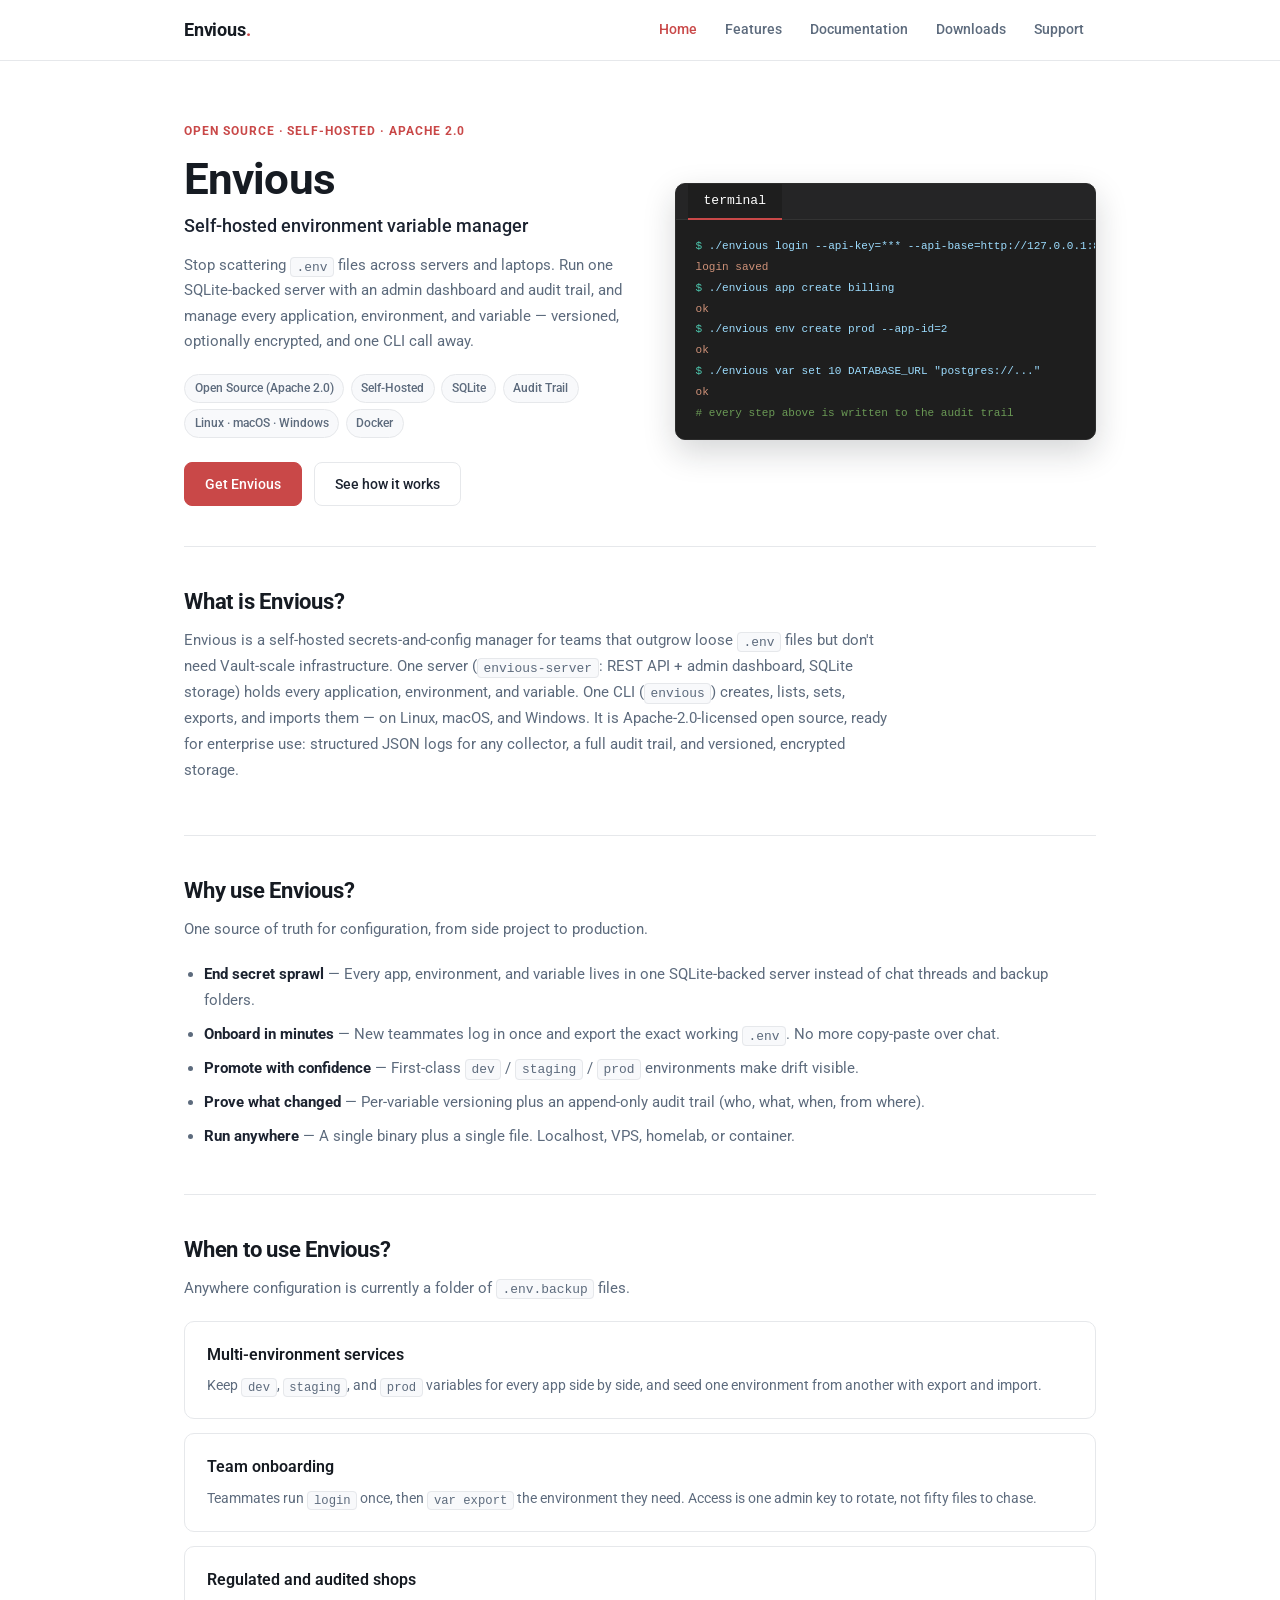
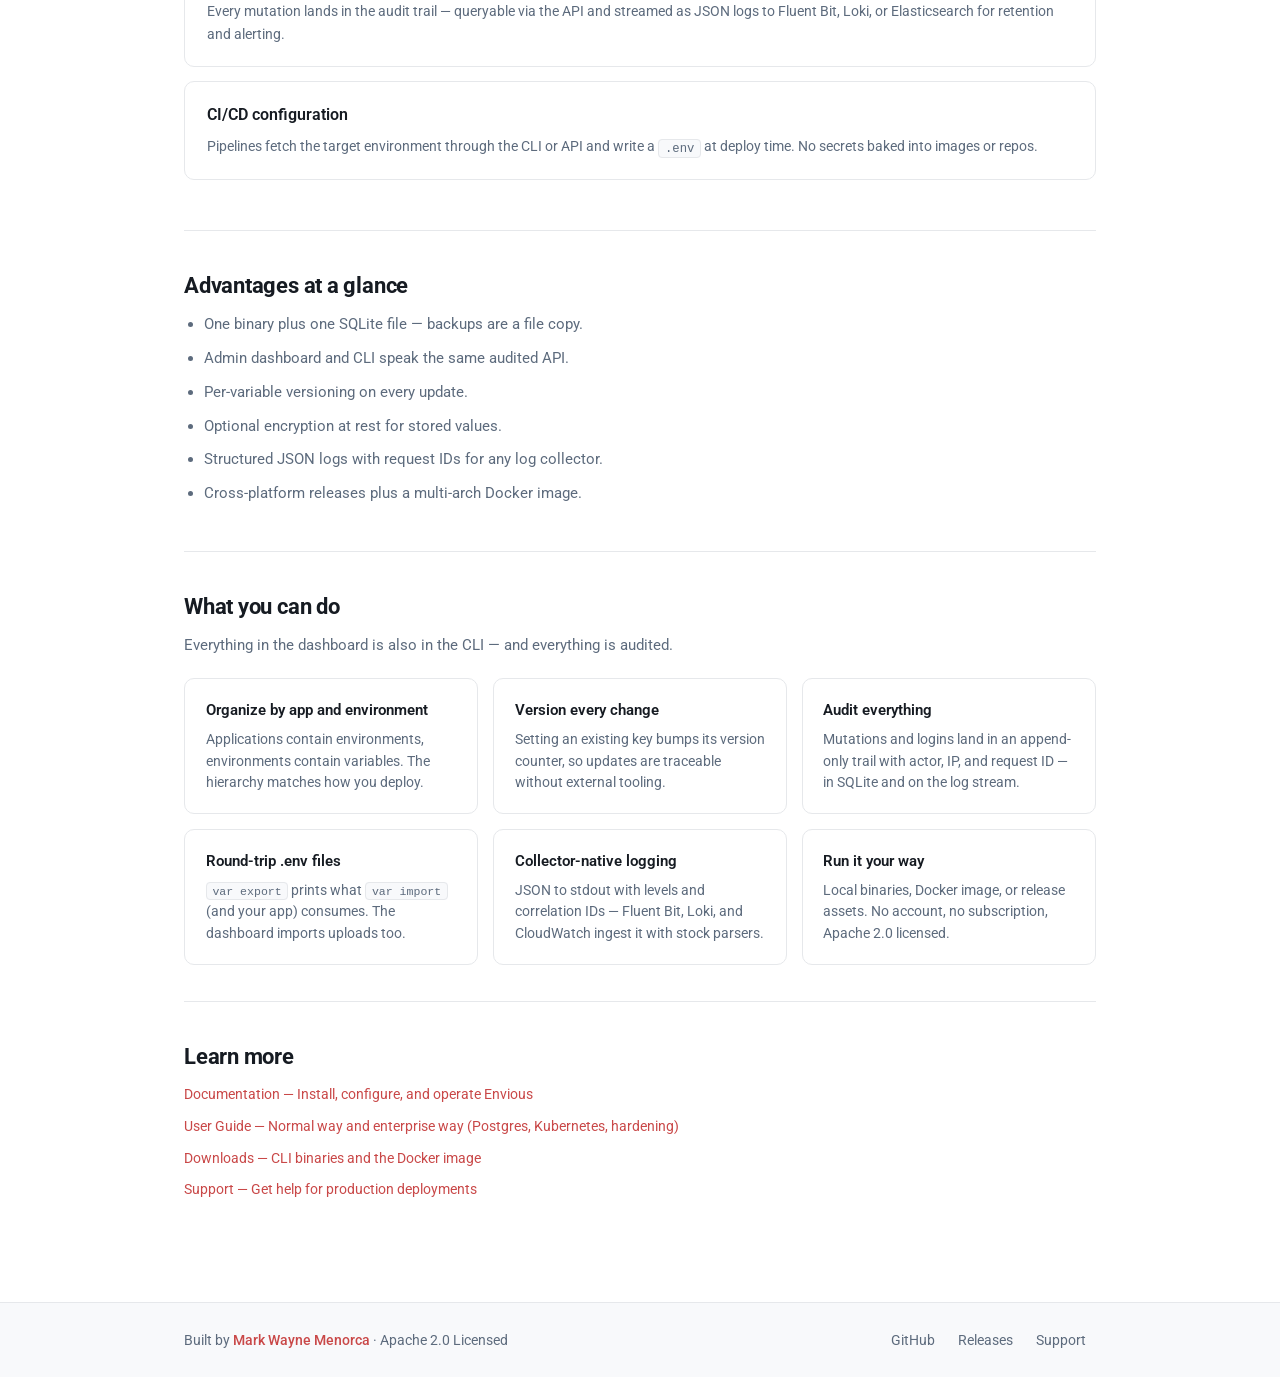
<file: docs/index.html>
<!doctype html>
<html lang="en">

<head>
  <meta charset="UTF-8" />
  <meta name="viewport" content="width=device-width, initial-scale=1.0" />
  <title>Envious — Self-Hosted Environment Variable Manager</title>
  <meta name="description"
    content="Envious is a self-hosted, open-source environment variable manager: one SQLite-backed server with an admin dashboard and audit trail, plus a cross-platform CLI. Apache 2.0 licensed." />
  <meta name="keywords"
    content="Envious, environment variables, secrets manager, self-hosted, SQLite, Go, CLI, audit trail, Fluent Bit" />
  <meta name="author" content="Mark Wayne Menorca" />
  <meta name="robots" content="index,follow,max-snippet:-1,max-image-preview:large" />
  <link rel="canonical" href="https://marcuwynu23.github.io/envious/" />
  <meta property="og:type" content="website" />
  <meta property="og:title" content="Envious — Self-Hosted Environment Variable Manager" />
  <meta property="og:description"
    content="One server, every app, environment, and variable — with versioning, encryption at rest, audit trail, and a CLI for Linux, macOS, and Windows." />
  <meta property="og:url" content="https://marcuwynu23.github.io/envious/" />
  <meta property="og:site_name" content="Envious" />
  <meta name="twitter:card" content="summary" />
  <meta name="twitter:title" content="Envious — Self-Hosted Environment Variable Manager" />
  <meta name="twitter:description"
    content="Stop scattering .env files. Run one server, manage every secret from a dashboard or CLI." />
  <link rel="preconnect" href="https://fonts.googleapis.com" />
  <link rel="preconnect" href="https://fonts.gstatic.com" crossorigin />
  <link href="https://fonts.googleapis.com/css2?family=Roboto:ital,wght@0,300;0,400;0,500;0,700;1,400&display=swap"
    rel="stylesheet" />
  <link rel="stylesheet" href="styles.css" />
  <script type="application/ld+json">
    {
      "@context": "https://schema.org",
      "@type": "SoftwareApplication",
      "name": "Envious",
      "applicationCategory": "DeveloperApplication",
      "operatingSystem": "Linux, macOS, Windows",
      "url": "https://marcuwynu23.github.io/envious/",
      "downloadUrl": "https://github.com/marcuwynu23/envious/releases",
      "codeRepository": "https://github.com/marcuwynu23/envious",
      "license": "https://github.com/marcuwynu23/envious/blob/main/LICENSE",
      "description": "Self-hosted environment variable manager with admin dashboard, audit trail, and CLI."
    }
  </script>
</head>

<body>
  <header class="header">
    <div class="header-inner">
      <a href="index.html" class="logo">Envious<span>.</span></a>
      <button type="button" class="nav-toggle" id="nav-toggle" aria-label="Open menu" aria-expanded="false"
        aria-controls="nav-drawer">
        <span class="nav-toggle__bar"></span>
        <span class="nav-toggle__bar"></span>
        <span class="nav-toggle__bar"></span>
      </button>
      <nav class="nav">
        <a href="index.html" class="active">Home</a>
        <a href="index.html#features">Features</a>
        <a href="documentation.html">Documentation</a>
        <a href="downloads.html">Downloads</a>
        <a href="support.html">Support</a>
      </nav>
      <div class="nav-backdrop" id="nav-backdrop" aria-hidden="true"></div>
      <div class="nav-drawer" id="nav-drawer" role="dialog" aria-label="Navigation menu" aria-hidden="true">
        <ul class="nav-drawer__links">
          <li><a href="index.html">Home</a></li>
          <li><a href="index.html#features">Features</a></li>
          <li><a href="documentation.html">Documentation</a></li>
          <li><a href="downloads.html">Downloads</a></li>
          <li><a href="support.html">Support</a></li>
        </ul>
      </div>
    </div>
  </header>

  <main class="container-fluid">
    <section class="hero" id="home">
      <div class="hero-inner">
        <div class="hero-content">
          <p class="hero-eyebrow">Open source · Self-hosted · Apache 2.0</p>
          <h1>Envious</h1>
          <p class="tagline">Self-hosted environment variable manager</p>
          <p class="hero-desc">
            Stop scattering <code>.env</code> files across servers and laptops. Run one
            SQLite-backed server with an admin dashboard and audit trail, and manage
            every application, environment, and variable — versioned, optionally
            encrypted, and one CLI call away.
          </p>
          <div class="hero-tags">
            <span>Open Source (Apache 2.0)</span>
            <span>Self-Hosted</span>
            <span>SQLite</span>
            <span>Audit Trail</span>
            <span>Linux · macOS · Windows</span>
            <span>Docker</span>
          </div>
          <div class="hero-cta">
            <a href="downloads.html" class="btn btn-primary">Get Envious</a>
            <a href="documentation.html" class="btn btn-outline">See how it works</a>
          </div>
        </div>
        <div class="hero-script">
          <div class="hero-script-editor">
            <div class="hero-script-tabbar">
              <div class="hero-script-tab"><span>terminal</span></div>
            </div>
            <pre><code><span class="term-prompt">$</span> <span class="term-cmd">./envious login --api-key=*** --api-base=http://127.0.0.1:8080</span>
<span class="term-out">login saved</span>
<span class="term-prompt">$</span> <span class="term-cmd">./envious app create billing</span>
<span class="term-out">ok</span>
<span class="term-prompt">$</span> <span class="term-cmd">./envious env create prod --app-id=2</span>
<span class="term-out">ok</span>
<span class="term-prompt">$</span> <span class="term-cmd">./envious var set 10 DATABASE_URL "postgres://..."</span>
<span class="term-out">ok</span>
<span class="term-comment"># every step above is written to the audit trail</span></code></pre>
          </div>
        </div>
      </div>
    </section>

    <section id="what">
      <h2>What is Envious?</h2>
      <p class="intro-text">
        Envious is a self-hosted secrets-and-config manager for teams that outgrow
        loose <code>.env</code> files but don't need Vault-scale infrastructure. One
        server (<code>envious-server</code>: REST API + admin dashboard, SQLite storage)
        holds every application, environment, and variable. One CLI
        (<code>envious</code>) creates, lists, sets, exports, and imports them —
          on Linux, macOS, and Windows. It is Apache-2.0-licensed open source, ready for
        enterprise use: structured JSON logs for any collector, a full audit trail,
        and versioned, encrypted storage.
      </p>
    </section>

    <section id="why">
      <h2>Why use Envious?</h2>
      <p class="section-lead">One source of truth for configuration, from side project to production.</p>
      <ul class="why-list">
        <li><strong>End secret sprawl</strong> — Every app, environment, and variable lives in one SQLite-backed server instead of chat threads and backup folders.</li>
        <li><strong>Onboard in minutes</strong> — New teammates log in once and export the exact working <code>.env</code>. No more copy-paste over chat.</li>
        <li><strong>Promote with confidence</strong> — First-class <code>dev</code> / <code>staging</code> / <code>prod</code> environments make drift visible.</li>
        <li><strong>Prove what changed</strong> — Per-variable versioning plus an append-only audit trail (who, what, when, from where).</li>
        <li><strong>Run anywhere</strong> — A single binary plus a single file. Localhost, VPS, homelab, or container.</li>
      </ul>
    </section>

    <section id="when">
      <h2>When to use Envious?</h2>
      <p class="section-lead">Anywhere configuration is currently a folder of <code>.env.backup</code> files.</p>
      <div class="use-case-card">
        <h3>Multi-environment services</h3>
        <p>Keep <code>dev</code>, <code>staging</code>, and <code>prod</code> variables for every app side by side, and seed one environment from another with export and import.</p>
      </div>
      <div class="use-case-card">
        <h3>Team onboarding</h3>
        <p>Teammates run <code>login</code> once, then <code>var export</code> the environment they need. Access is one admin key to rotate, not fifty files to chase.</p>
      </div>
      <div class="use-case-card">
        <h3>Regulated and audited shops</h3>
        <p>Every mutation lands in the audit trail — queryable via the API and streamed as JSON logs to Fluent Bit, Loki, or Elasticsearch for retention and alerting.</p>
      </div>
      <div class="use-case-card">
        <h3>CI/CD configuration</h3>
        <p>Pipelines fetch the target environment through the CLI or API and write a <code>.env</code> at deploy time. No secrets baked into images or repos.</p>
      </div>
    </section>

    <section id="advantages">
      <h2>Advantages at a glance</h2>
      <ul class="advantages-list">
        <li>One binary plus one SQLite file — backups are a file copy.</li>
        <li>Admin dashboard and CLI speak the same audited API.</li>
        <li>Per-variable versioning on every update.</li>
        <li>Optional encryption at rest for stored values.</li>
        <li>Structured JSON logs with request IDs for any log collector.</li>
        <li>Cross-platform releases plus a multi-arch Docker image.</li>
      </ul>
    </section>

    <section id="features">
      <h2>What you can do</h2>
      <p class="section-lead">Everything in the dashboard is also in the CLI — and everything is audited.</p>
      <div class="features-grid">
        <div class="feature-card">
          <div>
            <h3>Organize by app and environment</h3>
            <p>Applications contain environments, environments contain variables. The hierarchy matches how you deploy.</p>
          </div>
        </div>
        <div class="feature-card">
          <div>
            <h3>Version every change</h3>
            <p>Setting an existing key bumps its version counter, so updates are traceable without external tooling.</p>
          </div>
        </div>
        <div class="feature-card">
          <div>
            <h3>Audit everything</h3>
            <p>Mutations and logins land in an append-only trail with actor, IP, and request ID — in SQLite and on the log stream.</p>
          </div>
        </div>
        <div class="feature-card">
          <div>
            <h3>Round-trip .env files</h3>
            <p><code>var export</code> prints what <code>var import</code> (and your app) consumes. The dashboard imports uploads too.</p>
          </div>
        </div>
        <div class="feature-card">
          <div>
            <h3>Collector-native logging</h3>
            <p>JSON to stdout with levels and correlation IDs — Fluent Bit, Loki, and CloudWatch ingest it with stock parsers.</p>
          </div>
        </div>
        <div class="feature-card">
          <div>
            <h3>Run it your way</h3>
            <p>Local binaries, Docker image, or release assets. No account, no subscription, Apache 2.0 licensed.</p>
          </div>
        </div>
      </div>
    </section>

    <section id="documentations">
      <h2>Learn more</h2>
      <div class="doc-links">
        <a href="documentation.html">Documentation — Install, configure, and operate Envious</a>
        <a href="https://github.com/marcuwynu23/envious/blob/main/USER_GUIDE.md">User Guide — Normal way and enterprise way (Postgres, Kubernetes, hardening)</a>
        <a href="downloads.html">Downloads — CLI binaries and the Docker image</a>
        <a href="support.html">Support — Get help for production deployments</a>
      </div>
    </section>
  </main>

  <footer class="footer">
    <div class="footer-inner">
      <p class="footer-credit">Built by <a href="https://github.com/marcuwynu23">Mark Wayne Menorca</a> · Apache 2.0 Licensed</p>
      <div class="footer-links">
        <a href="https://github.com/marcuwynu23/envious">GitHub</a>
        <a href="https://github.com/marcuwynu23/envious/releases">Releases</a>
        <a href="support.html">Support</a>
      </div>
    </div>
  </footer>

  <script src="nav.js"></script>
</body>

</html>
</file>
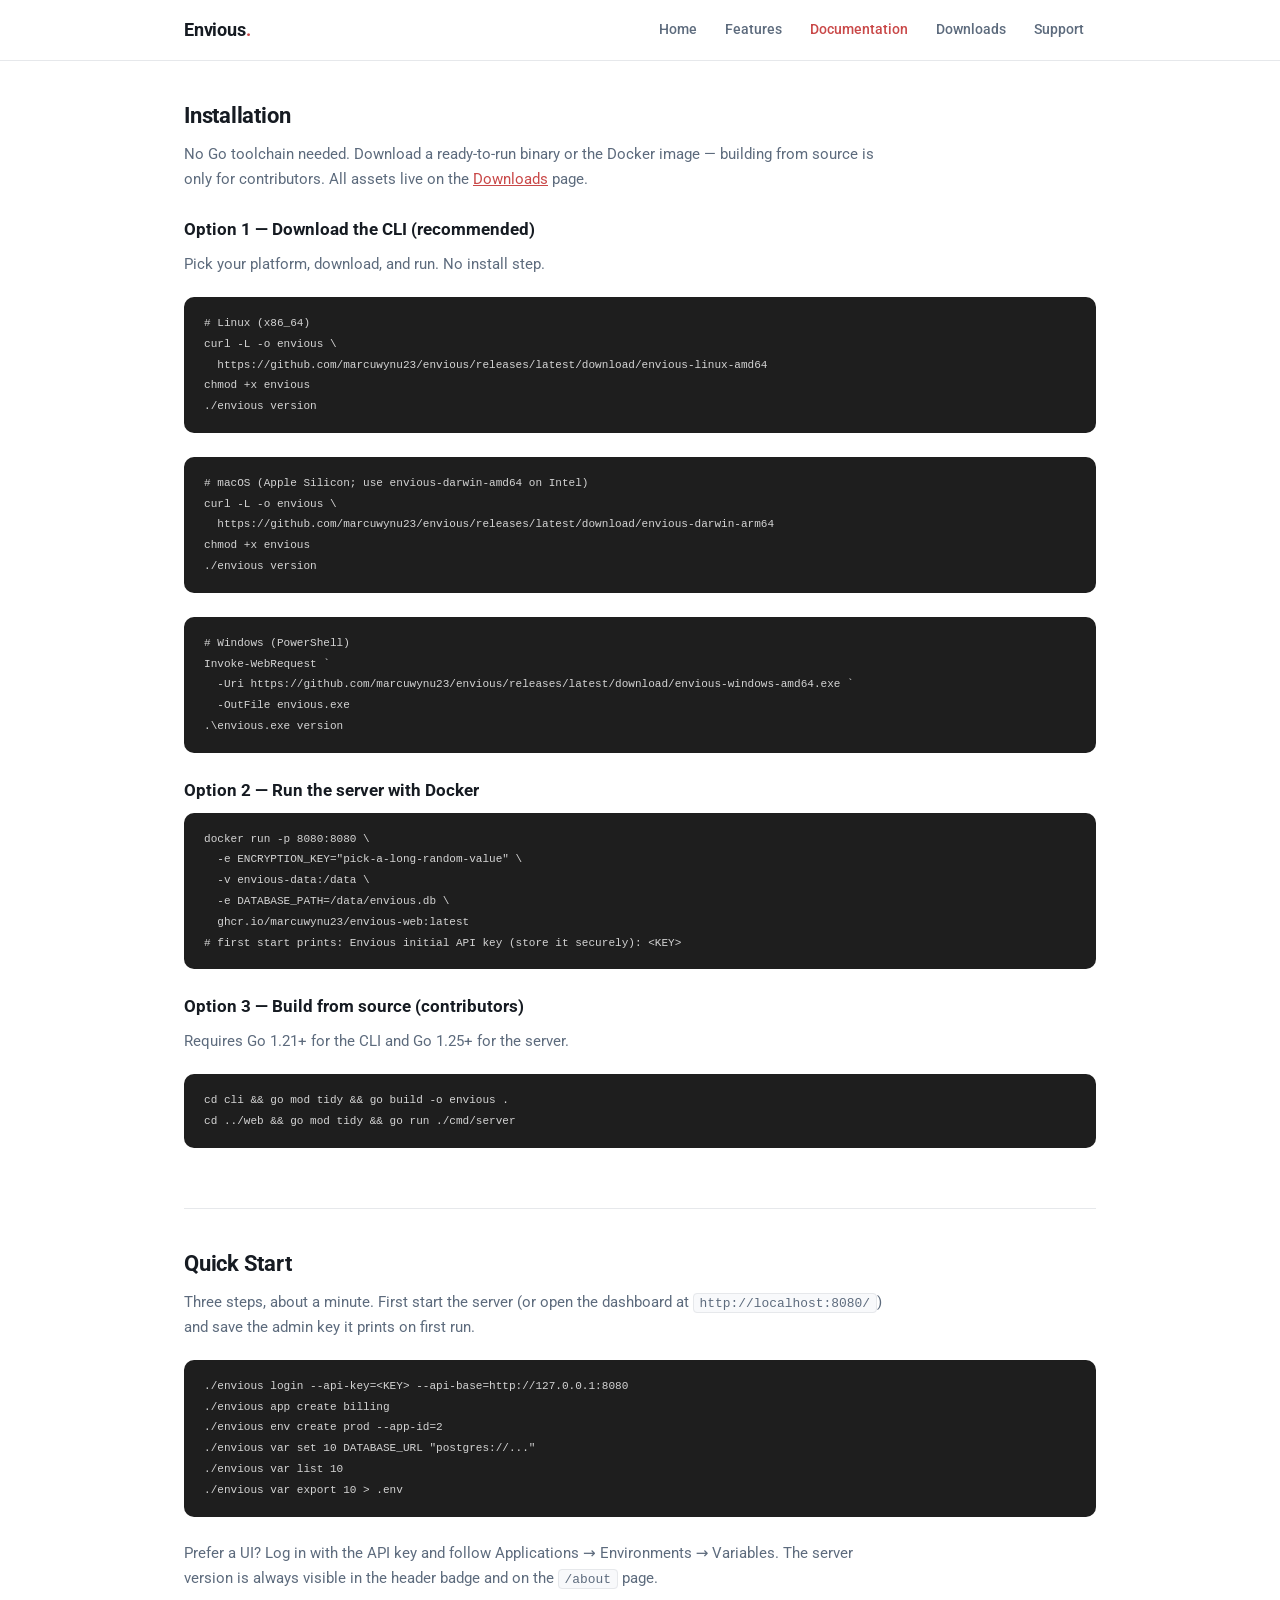
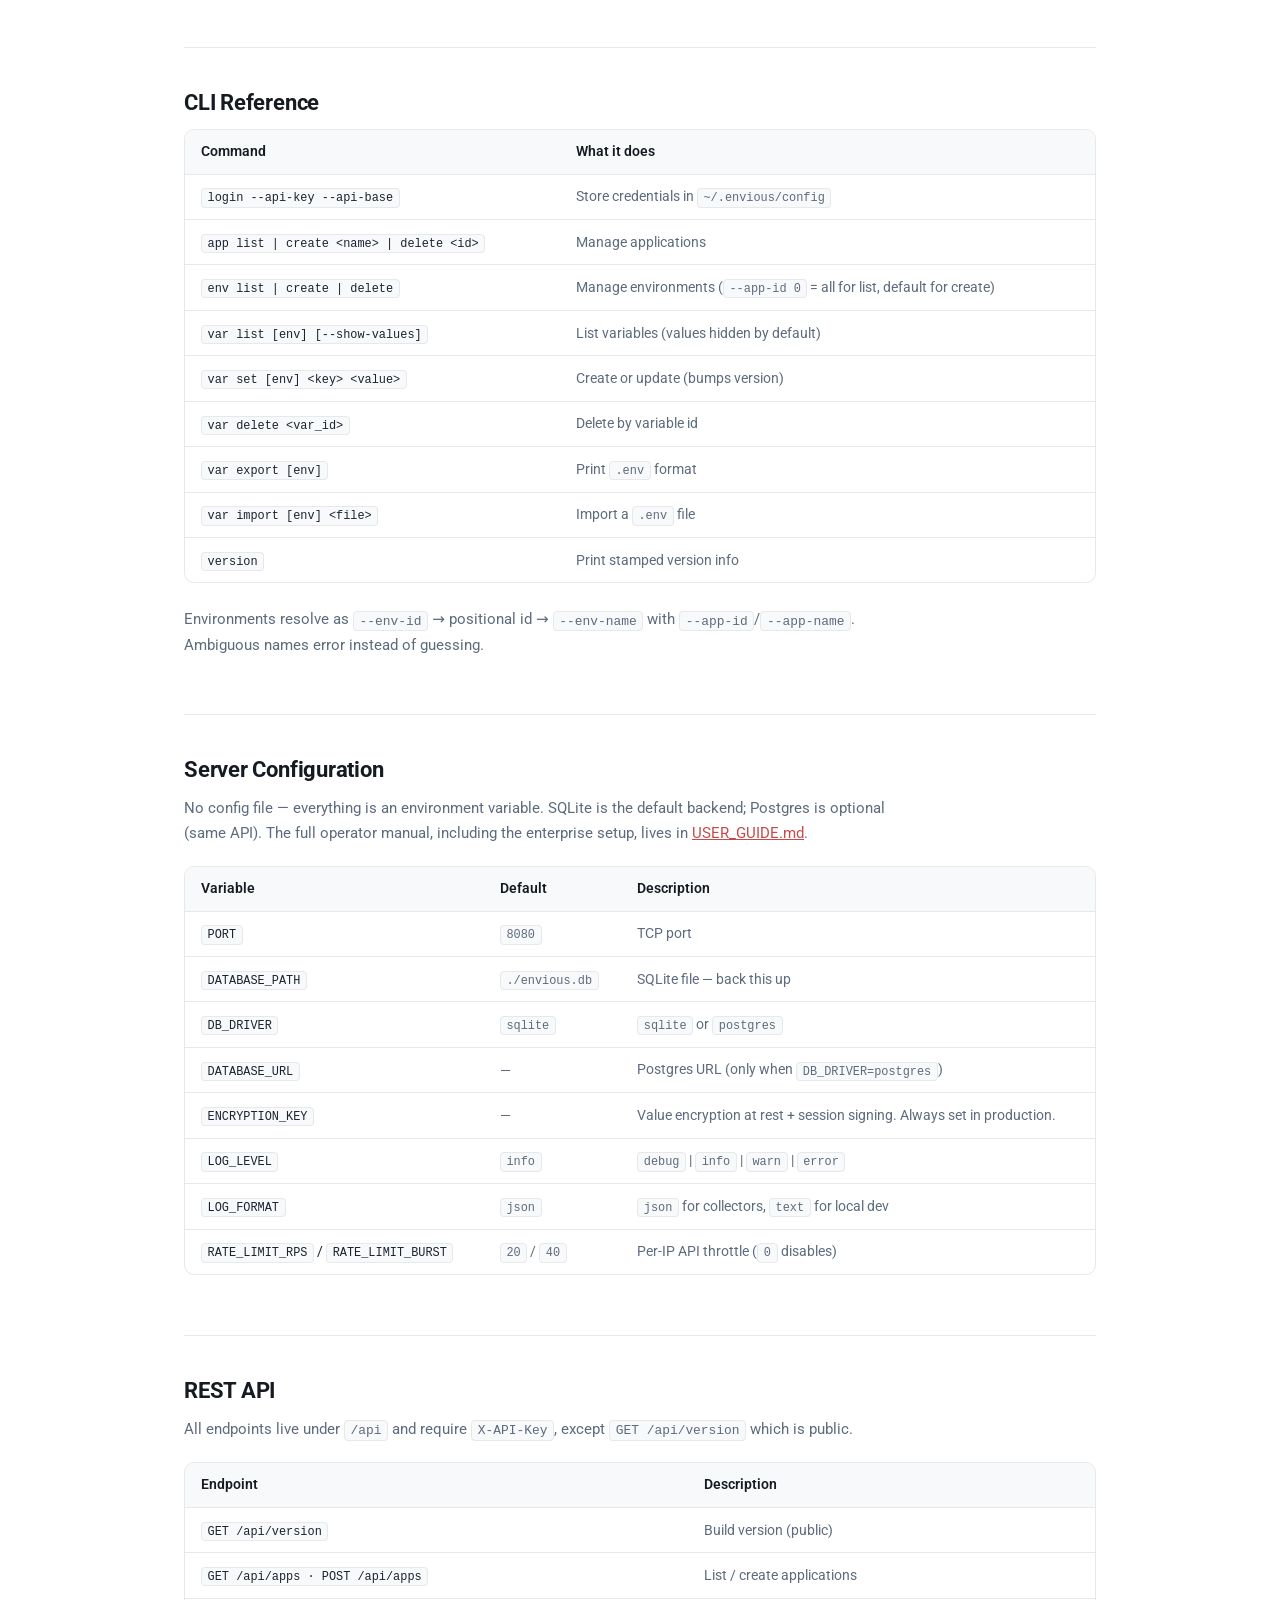
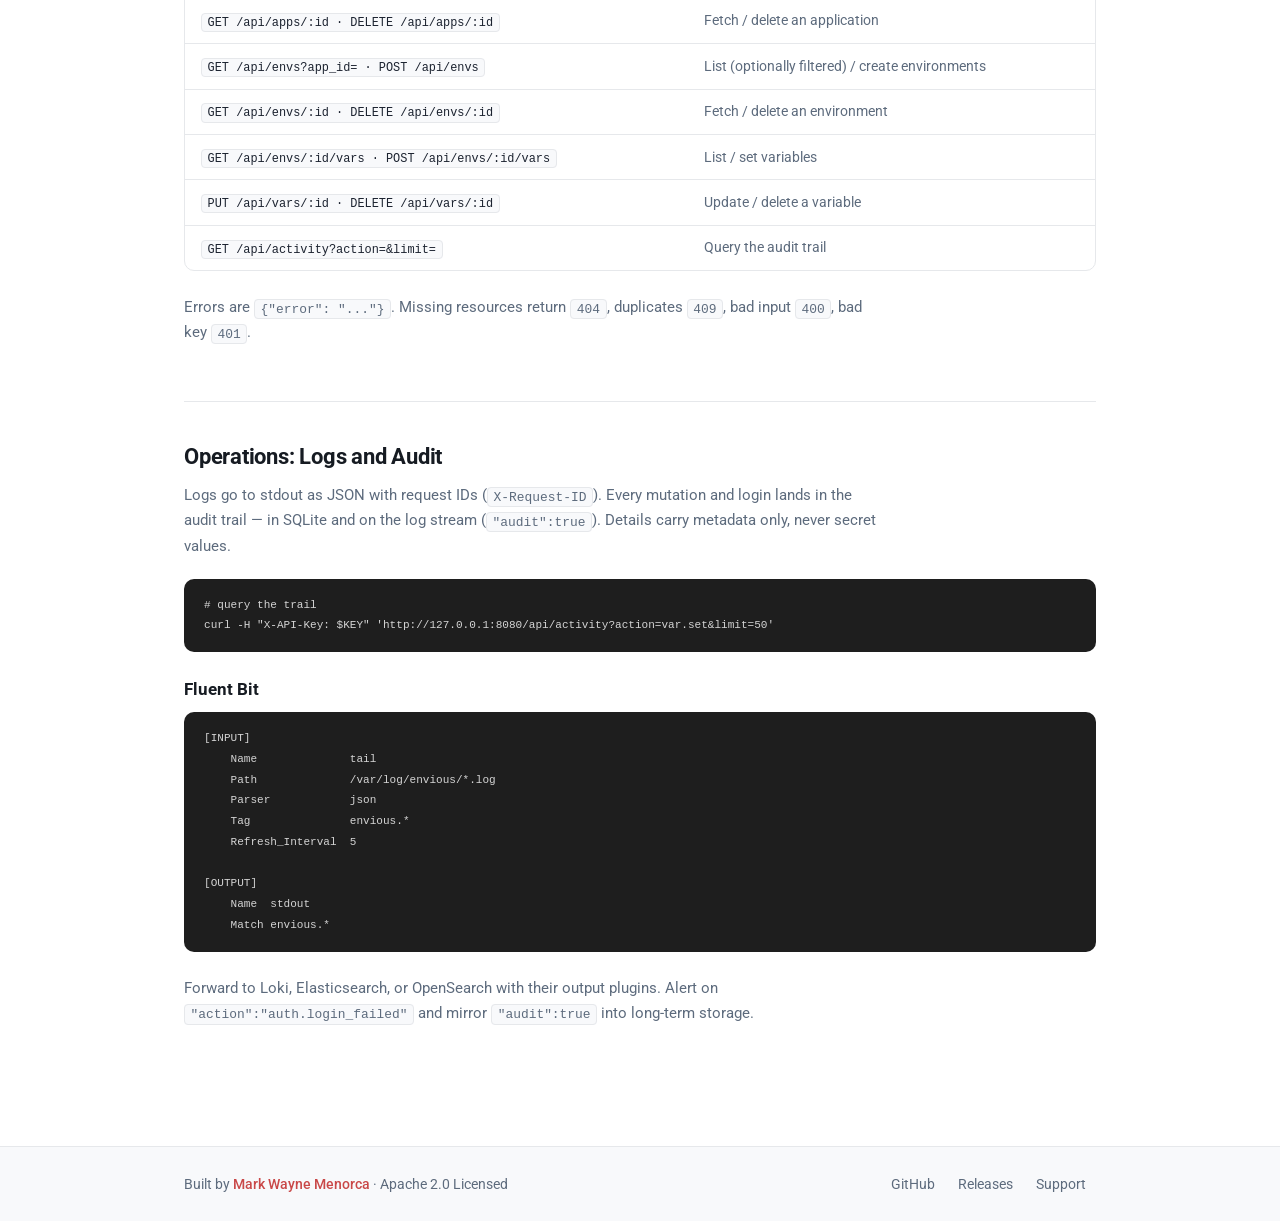
<file: docs/documentation.html>
<!doctype html>
<html lang="en">

<head>
  <meta charset="UTF-8" />
  <meta name="viewport" content="width=device-width, initial-scale=1.0" />
  <title>Envious Documentation — Install, Configure, Operate</title>
  <meta name="description"
    content="Envious documentation: installation, quick start, CLI reference, server configuration, REST API, audit trail, and Fluent Bit log collection." />
  <meta name="author" content="Mark Wayne Menorca" />
  <meta name="robots" content="index,follow" />
  <link rel="canonical" href="https://marcuwynu23.github.io/envious/documentation.html" />
  <meta property="og:type" content="website" />
  <meta property="og:title" content="Envious Documentation" />
  <meta property="og:description" content="Install, configure, and operate your self-hosted Envious server." />
  <meta property="og:url" content="https://marcuwynu23.github.io/envious/documentation.html" />
  <link rel="preconnect" href="https://fonts.googleapis.com" />
  <link rel="preconnect" href="https://fonts.gstatic.com" crossorigin />
  <link href="https://fonts.googleapis.com/css2?family=Roboto:ital,wght@0,300;0,400;0,500;0,700;1,400&display=swap"
    rel="stylesheet" />
  <link rel="stylesheet" href="styles.css" />
</head>

<body>
  <header class="header">
    <div class="header-inner">
      <a href="index.html" class="logo">Envious<span>.</span></a>
      <button type="button" class="nav-toggle" id="nav-toggle" aria-label="Open menu" aria-expanded="false"
        aria-controls="nav-drawer">
        <span class="nav-toggle__bar"></span>
        <span class="nav-toggle__bar"></span>
        <span class="nav-toggle__bar"></span>
      </button>
      <nav class="nav">
        <a href="index.html">Home</a>
        <a href="index.html#features">Features</a>
        <a href="documentation.html" class="active">Documentation</a>
        <a href="downloads.html">Downloads</a>
        <a href="support.html">Support</a>
      </nav>
      <div class="nav-backdrop" id="nav-backdrop" aria-hidden="true"></div>
      <div class="nav-drawer" id="nav-drawer" role="dialog" aria-label="Navigation menu" aria-hidden="true">
        <ul class="nav-drawer__links">
          <li><a href="index.html">Home</a></li>
          <li><a href="index.html#features">Features</a></li>
          <li><a href="documentation.html">Documentation</a></li>
          <li><a href="downloads.html">Downloads</a></li>
          <li><a href="support.html">Support</a></li>
        </ul>
      </div>
    </div>
  </header>

  <main class="container-fluid">
    <section id="installation">
      <h2>Installation</h2>
      <p class="section-lead">No Go toolchain needed. Download a ready-to-run binary or the Docker image —
        building from source is only for contributors. All assets live on the
        <a href="downloads.html">Downloads</a> page.</p>
      <h3>Option 1 — Download the CLI (recommended)</h3>
      <p class="section-lead">Pick your platform, download, and run. No install step.</p>
      <pre class="block"><code># Linux (x86_64)
curl -L -o envious \
  https://github.com/marcuwynu23/envious/releases/latest/download/envious-linux-amd64
chmod +x envious
./envious version</code></pre>
      <pre class="block"><code># macOS (Apple Silicon; use envious-darwin-amd64 on Intel)
curl -L -o envious \
  https://github.com/marcuwynu23/envious/releases/latest/download/envious-darwin-arm64
chmod +x envious
./envious version</code></pre>
      <pre class="block"><code># Windows (PowerShell)
Invoke-WebRequest `
  -Uri https://github.com/marcuwynu23/envious/releases/latest/download/envious-windows-amd64.exe `
  -OutFile envious.exe
.\envious.exe version</code></pre>
      <h3>Option 2 — Run the server with Docker</h3>
      <pre class="block"><code>docker run -p 8080:8080 \
  -e ENCRYPTION_KEY="pick-a-long-random-value" \
  -v envious-data:/data \
  -e DATABASE_PATH=/data/envious.db \
  ghcr.io/marcuwynu23/envious-web:latest
# first start prints: Envious initial API key (store it securely): &lt;KEY&gt;</code></pre>
      <h3>Option 3 — Build from source (contributors)</h3>
      <p class="section-lead">Requires Go 1.21+ for the CLI and Go 1.25+ for the server.</p>
      <pre class="block"><code>cd cli &amp;&amp; go mod tidy &amp;&amp; go build -o envious .
cd ../web &amp;&amp; go mod tidy &amp;&amp; go run ./cmd/server</code></pre>
    </section>

    <section id="quickstart">
      <h2>Quick Start</h2>
      <p class="section-lead">Three steps, about a minute. First start the server (or open the dashboard at
        <code>http://localhost:8080/</code>) and save the admin key it prints on first run.</p>
      <pre class="block"><code>./envious login --api-key=&lt;KEY&gt; --api-base=http://127.0.0.1:8080
./envious app create billing
./envious env create prod --app-id=2
./envious var set 10 DATABASE_URL "postgres://..."
./envious var list 10
./envious var export 10 &gt; .env</code></pre>
      <p class="section-lead">Prefer a UI? Log in with the API key and follow Applications → Environments → Variables. The server version is always visible in the header badge and on the <code>/about</code> page.</p>
    </section>

    <section id="cli">
      <h2>CLI Reference</h2>
      <div class="table-wrap">
        <table class="spec">
          <tr><th>Command</th><th>What it does</th></tr>
          <tr><td><code>login --api-key --api-base</code></td><td>Store credentials in <code>~/.envious/config</code></td></tr>
          <tr><td><code>app list | create &lt;name&gt; | delete &lt;id&gt;</code></td><td>Manage applications</td></tr>
          <tr><td><code>env list | create | delete</code></td><td>Manage environments (<code>--app-id 0</code> = all for list, default for create)</td></tr>
          <tr><td><code>var list [env] [--show-values]</code></td><td>List variables (values hidden by default)</td></tr>
          <tr><td><code>var set [env] &lt;key&gt; &lt;value&gt;</code></td><td>Create or update (bumps version)</td></tr>
          <tr><td><code>var delete &lt;var_id&gt;</code></td><td>Delete by variable id</td></tr>
          <tr><td><code>var export [env]</code></td><td>Print <code>.env</code> format</td></tr>
          <tr><td><code>var import [env] &lt;file&gt;</code></td><td>Import a <code>.env</code> file</td></tr>
          <tr><td><code>version</code></td><td>Print stamped version info</td></tr>
        </table>
      </div>
      <p class="section-lead">Environments resolve as <code>--env-id</code> → positional id → <code>--env-name</code> with <code>--app-id</code>/<code>--app-name</code>. Ambiguous names error instead of guessing.</p>
    </section>

    <section id="configuration">
      <h2>Server Configuration</h2>
      <p class="section-lead">No config file — everything is an environment variable.
        SQLite is the default backend; Postgres is optional (same API).
        The full operator manual, including the enterprise setup, lives in
        <a href="https://github.com/marcuwynu23/envious/blob/main/USER_GUIDE.md">USER_GUIDE.md</a>.</p>
      <div class="table-wrap">
        <table class="spec">
          <tr><th>Variable</th><th>Default</th><th>Description</th></tr>
          <tr><td><code>PORT</code></td><td><code>8080</code></td><td>TCP port</td></tr>
          <tr><td><code>DATABASE_PATH</code></td><td><code>./envious.db</code></td><td>SQLite file — back this up</td></tr>
          <tr><td><code>DB_DRIVER</code></td><td><code>sqlite</code></td><td><code>sqlite</code> or <code>postgres</code></td></tr>
          <tr><td><code>DATABASE_URL</code></td><td>—</td><td>Postgres URL (only when <code>DB_DRIVER=postgres</code>)</td></tr>
          <tr><td><code>ENCRYPTION_KEY</code></td><td>—</td><td>Value encryption at rest + session signing. Always set in production.</td></tr>
          <tr><td><code>LOG_LEVEL</code></td><td><code>info</code></td><td><code>debug</code> | <code>info</code> | <code>warn</code> | <code>error</code></td></tr>
          <tr><td><code>LOG_FORMAT</code></td><td><code>json</code></td><td><code>json</code> for collectors, <code>text</code> for local dev</td></tr>
          <tr><td><code>RATE_LIMIT_RPS</code> / <code>RATE_LIMIT_BURST</code></td><td><code>20</code> / <code>40</code></td><td>Per-IP API throttle (<code>0</code> disables)</td></tr>
        </table>
      </div>
    </section>

    <section id="api">
      <h2>REST API</h2>
      <p class="section-lead">All endpoints live under <code>/api</code> and require <code>X-API-Key</code>, except <code>GET /api/version</code> which is public.</p>
      <div class="table-wrap">
        <table class="spec">
          <tr><th>Endpoint</th><th>Description</th></tr>
          <tr><td><code>GET /api/version</code></td><td>Build version (public)</td></tr>
          <tr><td><code>GET /api/apps · POST /api/apps</code></td><td>List / create applications</td></tr>
          <tr><td><code>GET /api/apps/:id · DELETE /api/apps/:id</code></td><td>Fetch / delete an application</td></tr>
          <tr><td><code>GET /api/envs?app_id= · POST /api/envs</code></td><td>List (optionally filtered) / create environments</td></tr>
          <tr><td><code>GET /api/envs/:id · DELETE /api/envs/:id</code></td><td>Fetch / delete an environment</td></tr>
          <tr><td><code>GET /api/envs/:id/vars · POST /api/envs/:id/vars</code></td><td>List / set variables</td></tr>
          <tr><td><code>PUT /api/vars/:id · DELETE /api/vars/:id</code></td><td>Update / delete a variable</td></tr>
          <tr><td><code>GET /api/activity?action=&amp;limit=</code></td><td>Query the audit trail</td></tr>
        </table>
      </div>
      <p class="section-lead">Errors are <code>{"error": "..."}</code>. Missing resources return <code>404</code>, duplicates <code>409</code>, bad input <code>400</code>, bad key <code>401</code>.</p>
    </section>

    <section id="operations">
      <h2>Operations: Logs and Audit</h2>
      <p class="section-lead">Logs go to stdout as JSON with request IDs (<code>X-Request-ID</code>). Every mutation and login lands in the audit trail — in SQLite and on the log stream (<code>"audit":true</code>). Details carry metadata only, never secret values.</p>
      <pre class="block"><code># query the trail
curl -H "X-API-Key: $KEY" 'http://127.0.0.1:8080/api/activity?action=var.set&amp;limit=50'</code></pre>
      <h3>Fluent Bit</h3>
      <pre class="block"><code>[INPUT]
    Name              tail
    Path              /var/log/envious/*.log
    Parser            json
    Tag               envious.*
    Refresh_Interval  5

[OUTPUT]
    Name  stdout
    Match envious.*</code></pre>
      <p class="section-lead">Forward to Loki, Elasticsearch, or OpenSearch with their output plugins. Alert on <code>"action":"auth.login_failed"</code> and mirror <code>"audit":true</code> into long-term storage.</p>
    </section>
  </main>

  <footer class="footer">
    <div class="footer-inner">
      <p class="footer-credit">Built by <a href="https://github.com/marcuwynu23">Mark Wayne Menorca</a> · Apache 2.0 Licensed</p>
      <div class="footer-links">
        <a href="https://github.com/marcuwynu23/envious">GitHub</a>
        <a href="https://github.com/marcuwynu23/envious/releases">Releases</a>
        <a href="support.html">Support</a>
      </div>
    </div>
  </footer>

  <script src="nav.js"></script>
</body>

</html>
</file>
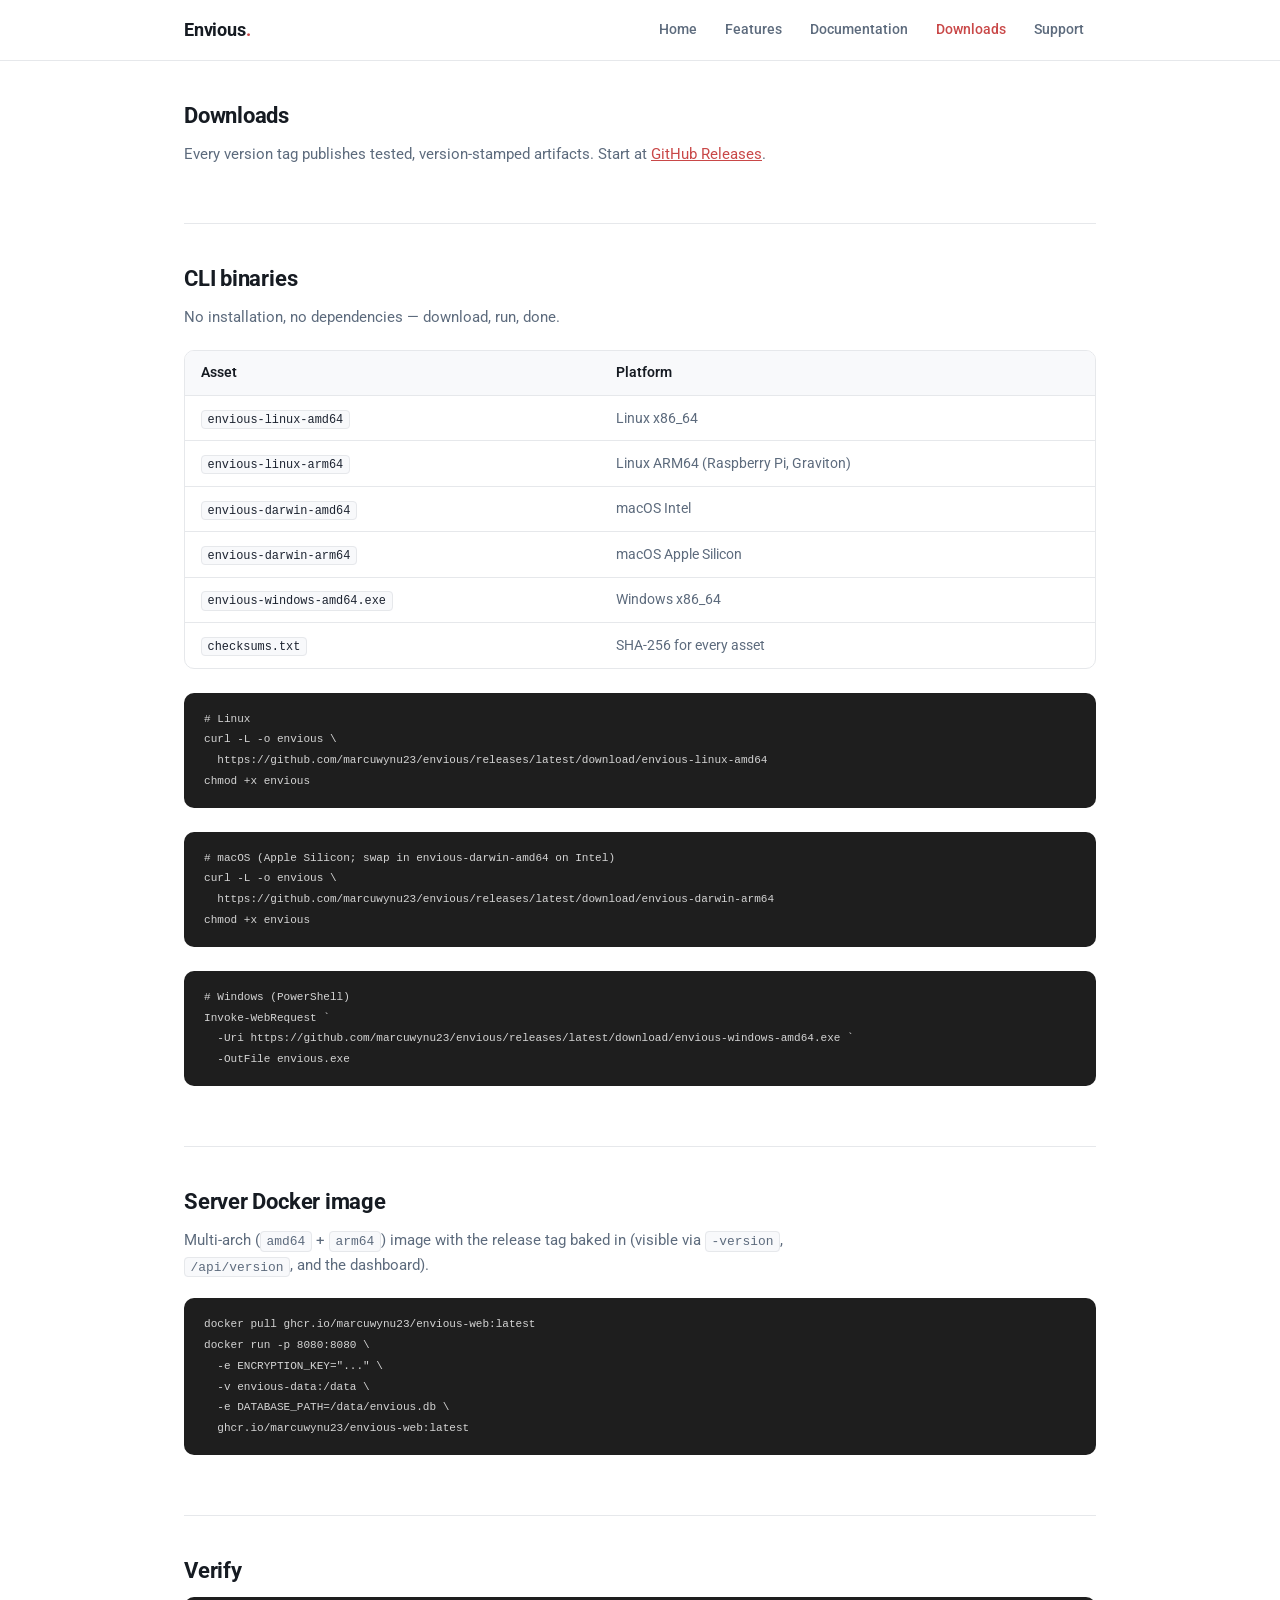
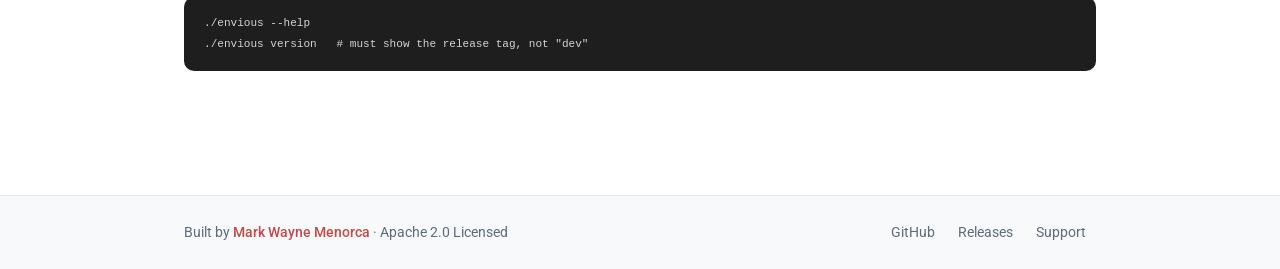
<file: docs/downloads.html>
<!doctype html>
<html lang="en">

<head>
  <meta charset="UTF-8" />
  <meta name="viewport" content="width=device-width, initial-scale=1.0" />
  <title>Envious Downloads — CLI Binaries and Docker Image</title>
  <meta name="description"
    content="Download Envious: version-stamped CLI binaries for Linux, macOS, and Windows, plus the multi-arch server Docker image from GHCR." />
  <meta name="author" content="Mark Wayne Menorca" />
  <meta name="robots" content="index,follow" />
  <link rel="canonical" href="https://marcuwynu23.github.io/envious/downloads.html" />
  <meta property="og:type" content="website" />
  <meta property="og:title" content="Envious Downloads" />
  <meta property="og:description" content="CLI binaries for every platform and the server Docker image." />
  <meta property="og:url" content="https://marcuwynu23.github.io/envious/downloads.html" />
  <link rel="preconnect" href="https://fonts.googleapis.com" />
  <link rel="preconnect" href="https://fonts.gstatic.com" crossorigin />
  <link href="https://fonts.googleapis.com/css2?family=Roboto:ital,wght@0,300;0,400;0,500;0,700;1,400&display=swap"
    rel="stylesheet" />
  <link rel="stylesheet" href="styles.css" />
</head>

<body>
  <header class="header">
    <div class="header-inner">
      <a href="index.html" class="logo">Envious<span>.</span></a>
      <button type="button" class="nav-toggle" id="nav-toggle" aria-label="Open menu" aria-expanded="false"
        aria-controls="nav-drawer">
        <span class="nav-toggle__bar"></span>
        <span class="nav-toggle__bar"></span>
        <span class="nav-toggle__bar"></span>
      </button>
      <nav class="nav">
        <a href="index.html">Home</a>
        <a href="index.html#features">Features</a>
        <a href="documentation.html">Documentation</a>
        <a href="downloads.html" class="active">Downloads</a>
        <a href="support.html">Support</a>
      </nav>
      <div class="nav-backdrop" id="nav-backdrop" aria-hidden="true"></div>
      <div class="nav-drawer" id="nav-drawer" role="dialog" aria-label="Navigation menu" aria-hidden="true">
        <ul class="nav-drawer__links">
          <li><a href="index.html">Home</a></li>
          <li><a href="index.html#features">Features</a></li>
          <li><a href="documentation.html">Documentation</a></li>
          <li><a href="downloads.html">Downloads</a></li>
          <li><a href="support.html">Support</a></li>
        </ul>
      </div>
    </div>
  </header>

  <main class="container-fluid">
    <section id="releases">
      <h2>Downloads</h2>
      <p class="section-lead">Every version tag publishes tested, version-stamped artifacts. Start at
        <a href="https://github.com/marcuwynu23/envious/releases">GitHub Releases</a>.</p>
    </section>

    <section id="cli">
      <h2>CLI binaries</h2>
      <p class="section-lead">No installation, no dependencies — download, run, done.</p>
      <div class="table-wrap">
        <table class="spec">
          <tr><th>Asset</th><th>Platform</th></tr>
          <tr><td><code>envious-linux-amd64</code></td><td>Linux x86_64</td></tr>
          <tr><td><code>envious-linux-arm64</code></td><td>Linux ARM64 (Raspberry Pi, Graviton)</td></tr>
          <tr><td><code>envious-darwin-amd64</code></td><td>macOS Intel</td></tr>
          <tr><td><code>envious-darwin-arm64</code></td><td>macOS Apple Silicon</td></tr>
          <tr><td><code>envious-windows-amd64.exe</code></td><td>Windows x86_64</td></tr>
          <tr><td><code>checksums.txt</code></td><td>SHA-256 for every asset</td></tr>
        </table>
      </div>
      <pre class="block"><code># Linux
curl -L -o envious \
  https://github.com/marcuwynu23/envious/releases/latest/download/envious-linux-amd64
chmod +x envious</code></pre>
      <pre class="block"><code># macOS (Apple Silicon; swap in envious-darwin-amd64 on Intel)
curl -L -o envious \
  https://github.com/marcuwynu23/envious/releases/latest/download/envious-darwin-arm64
chmod +x envious</code></pre>
      <pre class="block"><code># Windows (PowerShell)
Invoke-WebRequest `
  -Uri https://github.com/marcuwynu23/envious/releases/latest/download/envious-windows-amd64.exe `
  -OutFile envious.exe</code></pre>
    </section>

    <section id="docker">
      <h2>Server Docker image</h2>
      <p class="section-lead">Multi-arch (<code>amd64</code> + <code>arm64</code>) image with the release tag baked in
        (visible via <code>-version</code>, <code>/api/version</code>, and the dashboard).</p>
      <pre class="block"><code>docker pull ghcr.io/marcuwynu23/envious-web:latest
docker run -p 8080:8080 \
  -e ENCRYPTION_KEY="..." \
  -v envious-data:/data \
  -e DATABASE_PATH=/data/envious.db \
  ghcr.io/marcuwynu23/envious-web:latest</code></pre>
    </section>

    <section id="verify">
      <h2>Verify</h2>
      <pre class="block"><code>./envious --help
./envious version   # must show the release tag, not "dev"</code></pre>
    </section>
  </main>

  <footer class="footer">
    <div class="footer-inner">
      <p class="footer-credit">Built by <a href="https://github.com/marcuwynu23">Mark Wayne Menorca</a> · Apache 2.0 Licensed</p>
      <div class="footer-links">
        <a href="https://github.com/marcuwynu23/envious">GitHub</a>
        <a href="https://github.com/marcuwynu23/envious/releases">Releases</a>
        <a href="support.html">Support</a>
      </div>
    </div>
  </footer>

  <script src="nav.js"></script>
</body>

</html>
</file>
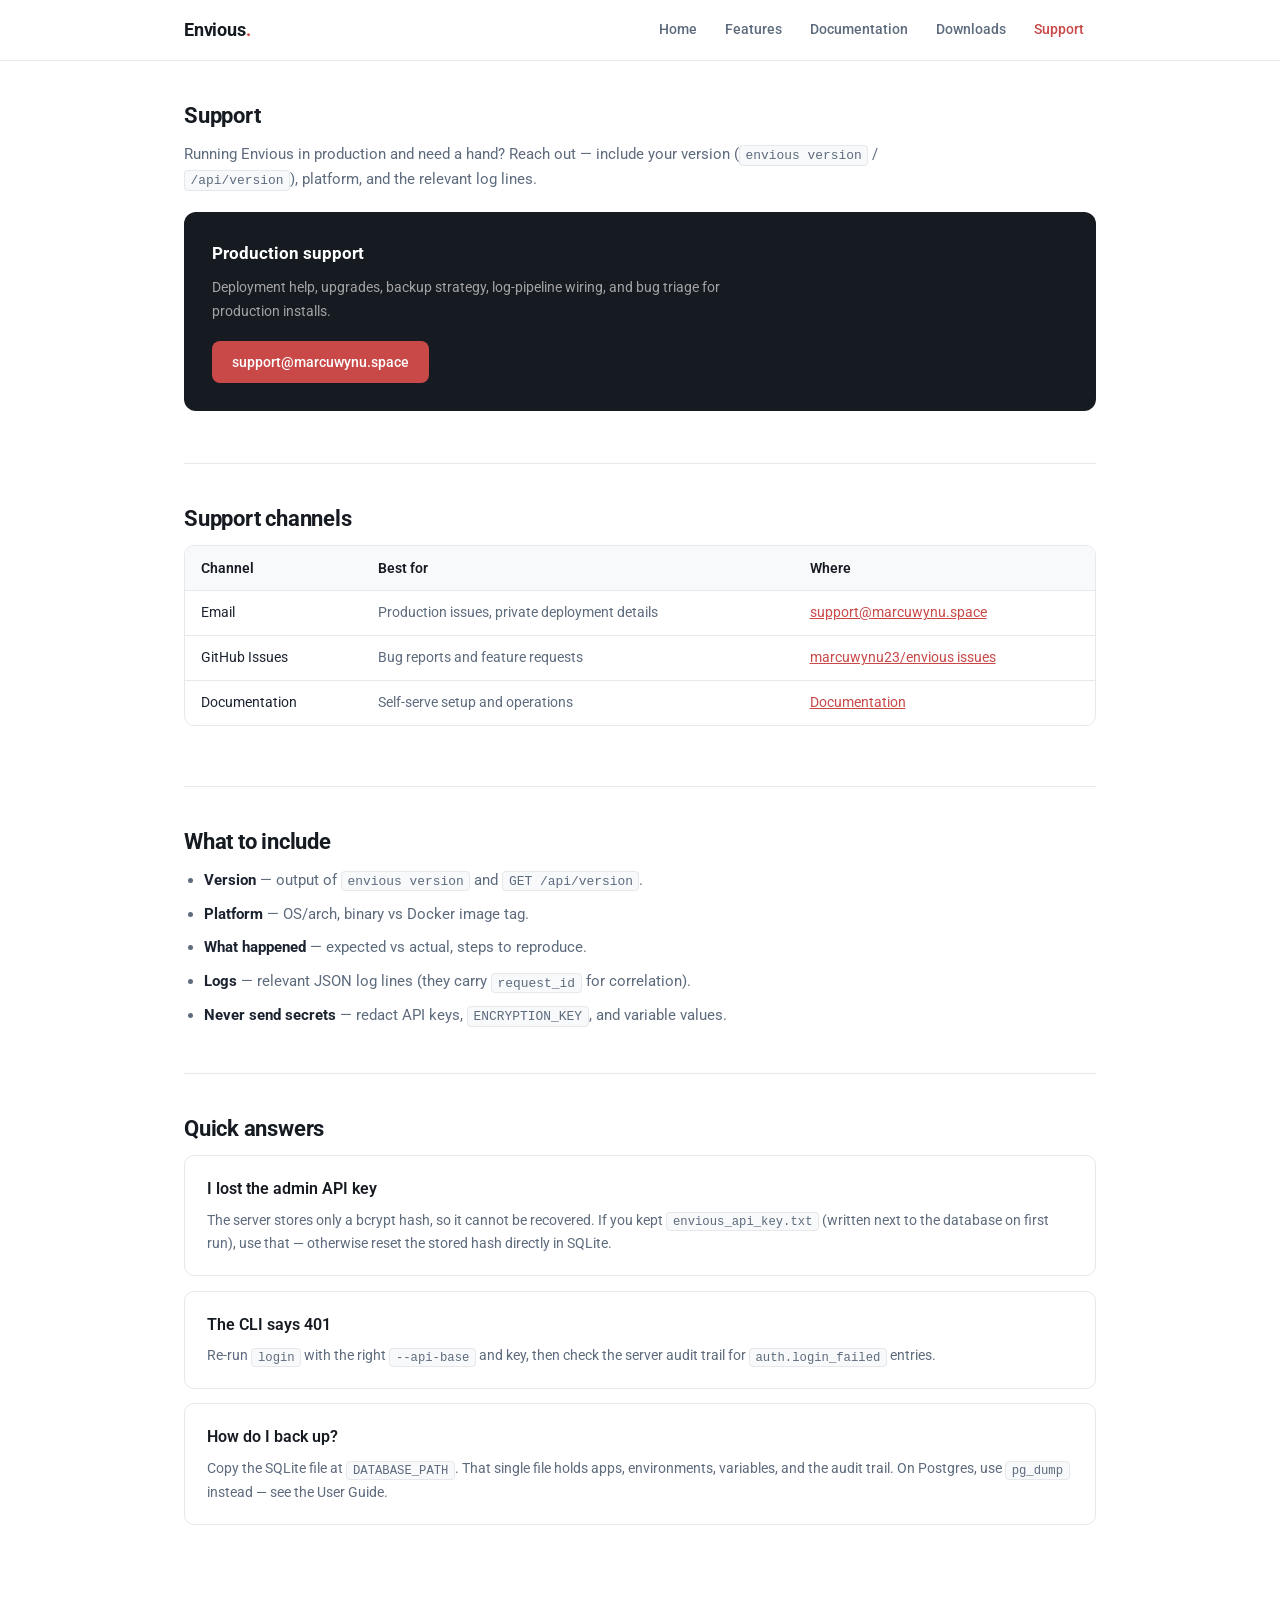
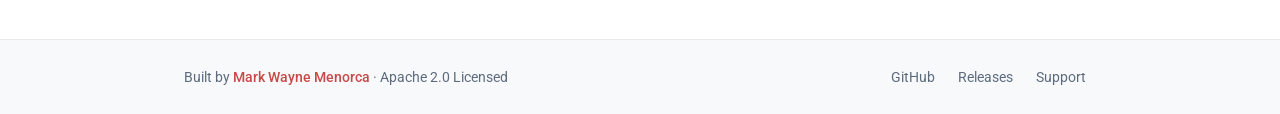
<file: docs/support.html>
<!doctype html>
<html lang="en">

<head>
  <meta charset="UTF-8" />
  <meta name="viewport" content="width=device-width, initial-scale=1.0" />
  <title>Envious Support — Help for Production Deployments</title>
  <meta name="description"
    content="Get help with Envious: community support via GitHub issues and production support by email at support@marcuwynu.space." />
  <meta name="author" content="Mark Wayne Menorca" />
  <meta name="robots" content="index,follow" />
  <link rel="canonical" href="https://marcuwynu23.github.io/envious/support.html" />
  <meta property="og:type" content="website" />
  <meta property="og:title" content="Envious Support" />
  <meta property="og:description" content="Community and production support for your Envious deployment." />
  <meta property="og:url" content="https://marcuwynu23.github.io/envious/support.html" />
  <link rel="preconnect" href="https://fonts.googleapis.com" />
  <link rel="preconnect" href="https://fonts.gstatic.com" crossorigin />
  <link href="https://fonts.googleapis.com/css2?family=Roboto:ital,wght@0,300;0,400;0,500;0,700;1,400&display=swap"
    rel="stylesheet" />
  <link rel="stylesheet" href="styles.css" />
</head>

<body>
  <header class="header">
    <div class="header-inner">
      <a href="index.html" class="logo">Envious<span>.</span></a>
      <button type="button" class="nav-toggle" id="nav-toggle" aria-label="Open menu" aria-expanded="false"
        aria-controls="nav-drawer">
        <span class="nav-toggle__bar"></span>
        <span class="nav-toggle__bar"></span>
        <span class="nav-toggle__bar"></span>
      </button>
      <nav class="nav">
        <a href="index.html">Home</a>
        <a href="index.html#features">Features</a>
        <a href="documentation.html">Documentation</a>
        <a href="downloads.html">Downloads</a>
        <a href="support.html" class="active">Support</a>
      </nav>
      <div class="nav-backdrop" id="nav-backdrop" aria-hidden="true"></div>
      <div class="nav-drawer" id="nav-drawer" role="dialog" aria-label="Navigation menu" aria-hidden="true">
        <ul class="nav-drawer__links">
          <li><a href="index.html">Home</a></li>
          <li><a href="index.html#features">Features</a></li>
          <li><a href="documentation.html">Documentation</a></li>
          <li><a href="downloads.html">Downloads</a></li>
          <li><a href="support.html">Support</a></li>
        </ul>
      </div>
    </div>
  </header>

  <main class="container-fluid">
    <section id="contact">
      <h2>Support</h2>
      <p class="section-lead">Running Envious in production and need a hand? Reach out — include your version
        (<code>envious version</code> / <code>/api/version</code>), platform, and the relevant log lines.</p>
      <div class="contact-card">
        <h3>Production support</h3>
        <p>Deployment help, upgrades, backup strategy, log-pipeline wiring, and bug triage for production installs.</p>
        <a class="mail" href="mailto:support@marcuwynu.space?subject=Envious%20support%20request">support@marcuwynu.space</a>
      </div>
    </section>

    <section id="channels">
      <h2>Support channels</h2>
      <div class="table-wrap">
        <table class="spec">
          <tr><th>Channel</th><th>Best for</th><th>Where</th></tr>
          <tr><td>Email</td><td>Production issues, private deployment details</td><td><a href="mailto:support@marcuwynu.space">support@marcuwynu.space</a></td></tr>
          <tr><td>GitHub Issues</td><td>Bug reports and feature requests</td><td><a href="https://github.com/marcuwynu23/envious/issues">marcuwynu23/envious issues</a></td></tr>
          <tr><td>Documentation</td><td>Self-serve setup and operations</td><td><a href="documentation.html">Documentation</a></td></tr>
        </table>
      </div>
    </section>

    <section id="include">
      <h2>What to include</h2>
      <ul class="why-list">
        <li><strong>Version</strong> — output of <code>envious version</code> and <code>GET /api/version</code>.</li>
        <li><strong>Platform</strong> — OS/arch, binary vs Docker image tag.</li>
        <li><strong>What happened</strong> — expected vs actual, steps to reproduce.</li>
        <li><strong>Logs</strong> — relevant JSON log lines (they carry <code>request_id</code> for correlation).</li>
        <li><strong>Never send secrets</strong> — redact API keys, <code>ENCRYPTION_KEY</code>, and variable values.</li>
      </ul>
    </section>

    <section id="faq">
      <h2>Quick answers</h2>
      <div class="use-case-card">
        <h3>I lost the admin API key</h3>
        <p>The server stores only a bcrypt hash, so it cannot be recovered. If you kept <code>envious_api_key.txt</code> (written next to the database on first run), use that — otherwise reset the stored hash directly in SQLite.</p>
      </div>
      <div class="use-case-card">
        <h3>The CLI says 401</h3>
        <p>Re-run <code>login</code> with the right <code>--api-base</code> and key, then check the server audit trail for <code>auth.login_failed</code> entries.</p>
      </div>
      <div class="use-case-card">
        <h3>How do I back up?</h3>
        <p>Copy the SQLite file at <code>DATABASE_PATH</code>. That single file holds apps, environments, variables, and the audit trail. On Postgres, use <code>pg_dump</code> instead — see the User Guide.</p>
      </div>
    </section>
  </main>

  <footer class="footer">
    <div class="footer-inner">
      <p class="footer-credit">Built by <a href="https://github.com/marcuwynu23">Mark Wayne Menorca</a> · Apache 2.0 Licensed</p>
      <div class="footer-links">
        <a href="https://github.com/marcuwynu23/envious">GitHub</a>
        <a href="https://github.com/marcuwynu23/envious/releases">Releases</a>
        <a href="support.html">Support</a>
      </div>
    </div>
  </footer>

  <script src="nav.js"></script>
</body>

</html>
</file>
<file: docs/styles.css>
/* Envious docs site — clean professional light theme.
   Sticky white header, contained content column, compact hero,
   static footer. Brand accent is Envious red, used sparingly. */
:root {
  --bg: #ffffff;
  --bg-soft: #f8f9fb;
  --surface: #fff;
  --border: #e6e8eb;
  --text: #1c2330;
  --text-muted: #5d6b7d;
  --accent: #c94848;
  --accent-hover: #a33333;
  --ink: #161b22;
  --content-width: 960px;
}

* { box-sizing: border-box; }
html { scroll-behavior: smooth; }

body {
  margin: 0;
  min-height: 100vh;
  font-family: "Roboto", system-ui, -apple-system, "Segoe UI", sans-serif;
  background: var(--bg);
  color: var(--text);
  line-height: 1.65;
  font-size: 16px;
  display: flex;
  flex-direction: column;
}

main.container-fluid, .container-fluid {
  width: 100%;
  max-width: var(--content-width);
  margin: 0 auto;
  padding: 0 1.5rem 3rem;
  flex: 1;
}

/* ----- Sticky Header ----- */
.header {
  position: sticky; top: 0; z-index: 100;
  background: rgba(255, 255, 255, 0.97);
  border-bottom: 1px solid var(--border);
}
.header-inner {
  max-width: var(--content-width);
  margin: 0 auto;
  padding: 0 1.5rem;
  height: 60px;
  display: flex;
  align-items: center;
  justify-content: space-between;
}
.logo { font-weight: 700; font-size: 1.15rem; color: var(--ink); text-decoration: none; letter-spacing: -0.01em; }
.logo span { color: var(--accent); }
.nav { display: flex; gap: 0.25rem; }
.nav a {
  color: var(--text-muted); text-decoration: none; font-size: 0.9rem; font-weight: 500;
  padding: 0.45rem 0.75rem; border-radius: 6px;
}
.nav a:hover { color: var(--text); background: var(--bg-soft); }
.nav a.active { color: var(--accent); }

/* ----- Hero (compact, light) ----- */
.hero { padding: 3.5rem 0 2.5rem; }
.hero-inner {
  display: grid; grid-template-columns: 1fr; gap: 2rem; align-items: center;
}
@media (min-width: 768px) { .hero-inner { grid-template-columns: 1.05fr 1fr; gap: 3rem; } }
.hero-content, .hero-script { min-width: 0; }

.hero-eyebrow {
  display: inline-block; font-size: 0.75rem; font-weight: 700;
  letter-spacing: 0.08em; text-transform: uppercase;
  color: var(--accent); margin: 0 0 0.75rem;
}
.hero h1 {
  font-size: clamp(2rem, 4.5vw, 2.75rem); font-weight: 700;
  margin: 0 0 0.5rem; letter-spacing: -0.02em; color: var(--ink); line-height: 1.15;
}
.hero .tagline { font-size: 1.1rem; color: var(--text); margin: 0 0 0.75rem; font-weight: 500; }
.hero .hero-desc { font-size: 0.95rem; color: var(--text-muted); line-height: 1.65; margin: 0 0 1.25rem; max-width: 34rem; }
.hero-tags { display: flex; flex-wrap: wrap; gap: 0.4rem; margin-bottom: 1.5rem; }
.hero .hero-tags span {
  font-size: 0.72rem; font-weight: 500; color: var(--text-muted);
  background: var(--bg-soft); border: 1px solid var(--border);
  padding: 0.25rem 0.6rem; border-radius: 999px;
}
.hero-cta { display: flex; gap: 0.75rem; flex-wrap: wrap; }
.btn { font-size: 0.875rem; font-weight: 500; padding: 0.6rem 1.25rem; border-radius: 8px; text-decoration: none; font-family: inherit; }
.btn-primary { background: var(--accent); color: #fff; border: 1px solid var(--accent); }
.btn-primary:hover { background: var(--accent-hover); border-color: var(--accent-hover); }
.btn-outline { background: transparent; color: var(--text); border: 1px solid var(--border); }
.btn-outline:hover { border-color: var(--text-muted); }

/* Terminal panel */
.hero-script-editor {
  background: #1e1e1e; border: 1px solid #2d2d2d; border-radius: 10px;
  overflow: hidden; box-shadow: 0 12px 32px rgba(22, 27, 34, 0.18);
}
.hero-script-tabbar {
  display: flex; align-items: center; padding: 0 0.5rem 0 0.75rem;
  background: #252526; border-bottom: 1px solid #333; min-height: 2.25rem;
}
.hero-script-tab {
  font-size: 0.8125rem; font-family: Consolas, "Courier New", monospace;
  padding: 0.4rem 1rem; background: #1e1e1e; color: #fff;
  border-bottom: 2px solid var(--accent); margin-bottom: -1px;
}
.hero-script pre {
  margin: 0; padding: 1rem 1.25rem; background: #1e1e1e; overflow-x: auto;
  font-size: 0.8125rem; line-height: 1.6; color: #d4d4d4;
  font-family: Consolas, "Courier New", monospace;
}
.hero-script pre code { background: none; padding: 0; border: none; color: inherit; }
.term-prompt { color: #4ec9b0; }
.term-comment { color: #6a9955; }
.term-cmd { color: #9cdcfe; }
.term-out { color: #ce9178; }

/* ----- Sections ----- */
section { padding: 2.25rem 0; border-top: 1px solid var(--border); }
section:first-of-type { border-top: 0; }
section h2 { font-size: 1.4rem; font-weight: 700; margin: 0 0 0.5rem; color: var(--ink); letter-spacing: -0.01em; }
section h3 { color: var(--ink); font-size: 1.05rem; margin: 1.5rem 0 0.5rem; }
.intro-text, .why-list, .when-list, .advantages-list {
  font-size: 0.95rem; color: var(--text-muted); line-height: 1.7; margin: 0 0 1rem;
}
.intro-text { max-width: 44rem; }
.why-list, .when-list, .advantages-list { padding-left: 1.25rem; margin-bottom: 0.5rem; }
.why-list li, .when-list li, .advantages-list li { margin-bottom: 0.5rem; }
.why-list strong, .when-list strong { color: var(--text); }
.section-lead { font-size: 0.95rem; color: var(--text-muted); margin: 0 0 1.25rem; max-width: 44rem; }
.section-lead a, .intro-text a { color: var(--accent); }

.use-case-card, .doc-card {
  background: var(--surface); border: 1px solid var(--border);
  border-radius: 10px; padding: 1.25rem 1.4rem; margin-bottom: 0.9rem;
}
.use-case-card h3, .doc-card h3 { font-size: 1rem; font-weight: 600; margin: 0 0 0.4rem; }
.use-case-card p, .doc-card p { margin: 0; font-size: 0.9rem; color: var(--text-muted); line-height: 1.6; }

.features-grid { display: grid; grid-template-columns: repeat(auto-fill, minmax(280px, 1fr)); gap: 0.9rem; }
.feature-card {
  background: var(--surface); border: 1px solid var(--border); border-radius: 10px;
  padding: 1.2rem 1.3rem;
}
.feature-card h3 { font-size: 0.95rem; font-weight: 600; margin: 0 0 0.35rem; }
.feature-card p { margin: 0; font-size: 0.85rem; color: var(--text-muted); line-height: 1.6; }

.doc-links, .download-links { display: flex; flex-direction: column; gap: 0.5rem; }
.doc-links a, .download-links a { color: var(--accent); text-decoration: none; font-size: 0.9rem; }
.doc-links a:hover, .download-links a:hover { text-decoration: underline; }

/* Tables */
.table-wrap { overflow-x: auto; margin: 0 0 1.5rem; border: 1px solid var(--border); border-radius: 10px; background: var(--surface); }
table.spec { width: 100%; border-collapse: collapse; font-size: 0.875rem; }
table.spec th, table.spec td { text-align: left; padding: 0.65rem 1rem; border-bottom: 1px solid var(--border); }
table.spec tr:last-child th, table.spec tr:last-child td { border-bottom: 0; }
table.spec th { background: var(--bg-soft); font-weight: 600; white-space: nowrap; color: var(--ink); }
table.spec td { color: var(--text-muted); }
table.spec td:first-child { color: var(--text); }
table.spec a { color: var(--accent); }

/* Code blocks */
pre.block {
  background: #1e1e1e; color: #d4d4d4; border-radius: 10px;
  padding: 1rem 1.25rem; overflow-x: auto; font-size: 0.8125rem; line-height: 1.6;
  font-family: Consolas, "Courier New", monospace; margin: 0 0 1.5rem;
}
code {
  font-family: Consolas, "Courier New", monospace; font-size: 0.85em;
  background: var(--bg-soft); padding: 0.1rem 0.35rem; border-radius: 4px; border: 1px solid var(--border);
}
pre.block code { background: none; padding: 0; border: none; color: inherit; }
.hero-desc code, .section-lead code { background: var(--bg-soft); }

/* Support contact card */
.contact-card {
  background: var(--ink); color: #e8e8e8; border-radius: 12px;
  padding: 1.75rem; margin-bottom: 1rem;
}
.contact-card h3 { color: #fff; margin: 0 0 0.5rem; font-size: 1.05rem; }
.contact-card p { margin: 0 0 1.1rem; font-size: 0.9rem; color: #a3a3a3; max-width: 36rem; }
.contact-card a.mail {
  display: inline-block; background: var(--accent); color: #fff;
  padding: 0.6rem 1.25rem; border-radius: 8px; text-decoration: none; font-size: 0.875rem; font-weight: 500;
}
.contact-card a.mail:hover { background: var(--accent-hover); }

/* ----- Static Footer ----- */
.footer {
  border-top: 1px solid var(--border);
  background: var(--bg-soft);
  padding: 1.25rem 0;
  margin-top: 1rem;
}
.footer-inner {
  max-width: var(--content-width); margin: 0 auto; padding: 0 1.5rem;
  display: flex; align-items: center; justify-content: space-between; flex-wrap: wrap; gap: 0.75rem;
}
.footer-credit { margin: 0; font-size: 0.85rem; color: var(--text-muted); }
.footer-credit a { color: var(--accent); text-decoration: none; font-weight: 500; }
.footer-credit a:hover { text-decoration: underline; }
.footer-links { display: flex; align-items: center; gap: 0.25rem; }
.footer-links a { font-size: 0.85rem; color: var(--text-muted); text-decoration: none; padding: 0.35rem 0.6rem; border-radius: 6px; }
.footer-links a:hover { color: var(--accent); background: rgba(201, 72, 72, 0.08); }

/* ----- Mobile nav ----- */
.nav-toggle {
  display: none; flex-direction: column; justify-content: center; gap: 5px;
  width: 44px; height: 44px; padding: 0; border: none; background: transparent;
  color: var(--ink); cursor: pointer; border-radius: 8px; -webkit-tap-highlight-color: transparent;
}
.nav-toggle:hover { background: var(--bg-soft); }
.nav-toggle__bar { display: block; width: 22px; height: 2.5px; background: currentColor; border-radius: 2px; transition: transform .25s, opacity .25s; }
body.nav-open .nav-toggle__bar:nth-child(1) { transform: translateY(7.5px) rotate(45deg); }
body.nav-open .nav-toggle__bar:nth-child(2) { opacity: 0; }
body.nav-open .nav-toggle__bar:nth-child(3) { transform: translateY(-7.5px) rotate(-45deg); }
.nav-backdrop, .nav-drawer { display: none; }

@media (max-width: 768px) {
  .header-inner { position: relative; }
  .nav-toggle { display: flex; order: 2; margin-left: auto; }
  .header .nav { display: none; }
  .nav-backdrop {
    display: block; position: fixed; inset: 0; background: rgba(0,0,0,.45); z-index: 1001;
    opacity: 0; visibility: hidden; transition: opacity .25s, visibility .25s;
  }
  body.nav-open .nav-backdrop { opacity: 1; visibility: visible; }
  .nav-drawer {
    display: block; position: fixed; top: 0; left: 0; width: min(280px, 85vw); height: 100%;
    background: var(--surface); box-shadow: 4px 0 24px rgba(0,0,0,.15); z-index: 1002;
    overflow-y: auto; transform: translateX(-100%); transition: transform .25s ease-out;
  }
  body.nav-open .nav-drawer { transform: translateX(0); }
  .nav-drawer__links { list-style: none; margin: 0; padding: 1rem 0; }
  .nav-drawer__links a {
    display: flex; align-items: center; padding: 1rem 1.5rem;
    color: var(--text); text-decoration: none; font-weight: 500; font-size: 1rem;
  }
  .nav-drawer__links a:hover { background: var(--bg-soft); color: var(--accent); }
  body.nav-open { overflow: hidden; }
  .hero { padding: 2.25rem 0 1.75rem; }
  .hero-inner { grid-template-columns: 1fr; gap: 1.5rem; }
  .hero h1 { font-size: 1.75rem; }
  main.container-fluid, .container-fluid { padding: 0 1rem 2rem; }
  .header-inner, .footer-inner { padding: 0 1rem; }
  section { padding: 1.75rem 0; }
  .features-grid { grid-template-columns: 1fr; }
  .footer-inner { flex-direction: column; align-items: center; text-align: center; gap: 0.5rem; }
  .footer-links { justify-content: center; }
}
</file>
